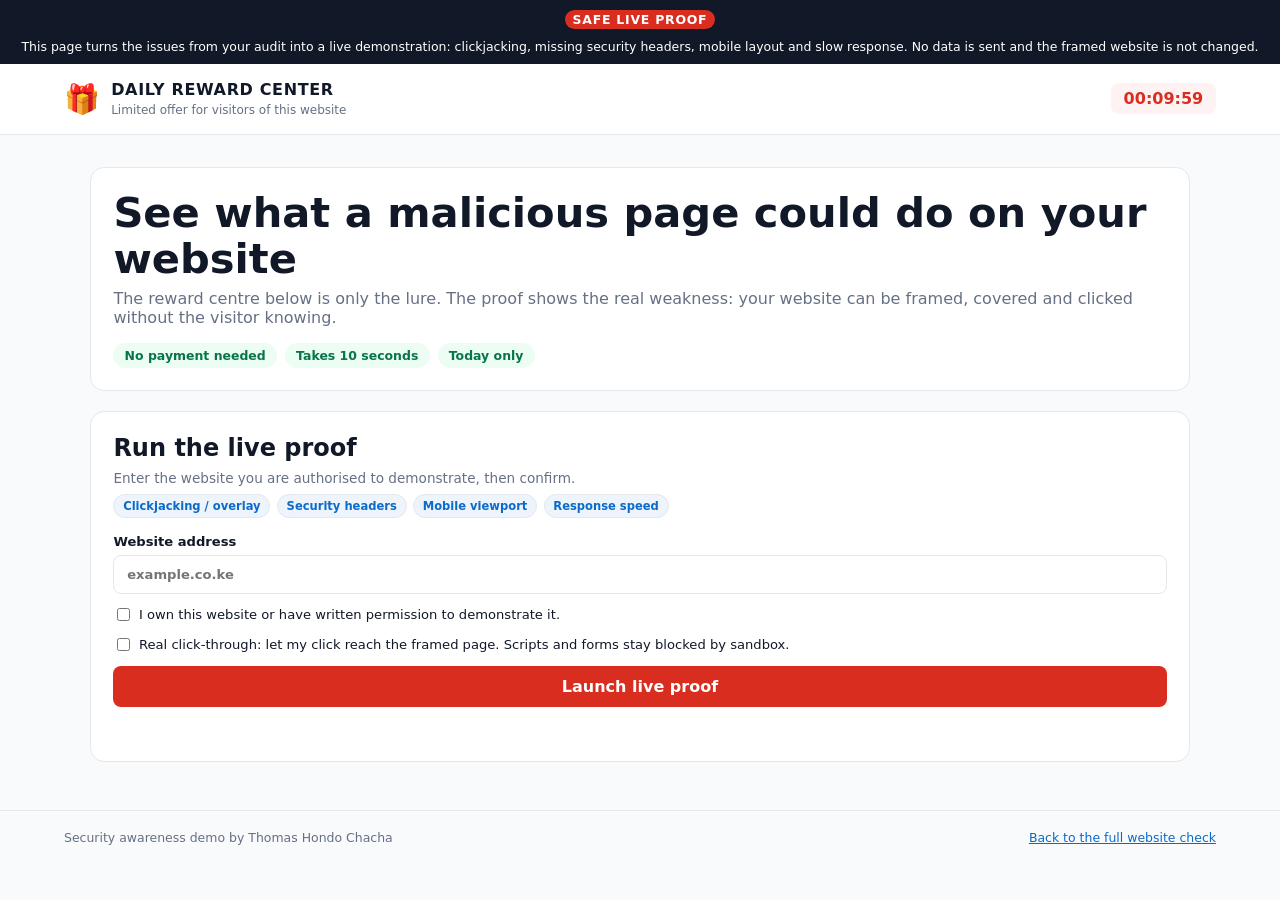
<file: attack-demo.html>
<!DOCTYPE html>
<html lang="en" data-theme="light">
<head>
  <meta charset="UTF-8">
  <meta name="viewport" content="width=device-width, initial-scale=1.0">
  <title>Live Website Attack Proof — Thomas Hondo Chacha</title>
  <meta name="robots" content="noindex, nofollow">
  <meta name="referrer" content="no-referrer">
  <link rel="icon" href="assets/icons/favicon.svg" type="image/svg+xml">
  <link rel="stylesheet" href="css/attack-demo.css?v=20261121c">
</head>
<body>
  <div class="demo-banner">
    <strong>SAFE LIVE PROOF</strong>
    <span>This page turns the issues from your audit into a live demonstration: clickjacking, missing security headers, mobile layout and slow response. No data is sent and the framed website is not changed.</span>
  </div>

  <header class="attacker-head">
    <div class="attacker-head__brand">
      <span class="attacker-head__logo">🎁</span>
      <div>
        <strong>DAILY REWARD CENTER</strong>
        <small>Limited offer for visitors of this website</small>
      </div>
    </div>
    <span class="attacker-head__timer" id="demoTimer">00:09:59</span>
  </header>

  <main class="attacker-main">
    <section class="attacker-hero">
      <h1>See what a malicious page could do on your website</h1>
      <p>The reward centre below is only the lure. The proof shows the real weakness: your website can be framed, covered and clicked without the visitor knowing.</p>
      <div class="attacker-hero__pills">
        <span>No payment needed</span>
        <span>Takes 10 seconds</span>
        <span>Today only</span>
      </div>
    </section>

    <section class="attacker-setup">
      <h2>Run the live proof</h2>
      <p>Enter the website you are authorised to demonstrate, then confirm.</p>
      <div class="demo-modes" aria-label="Proof types">
        <span>Clickjacking / overlay</span>
        <span>Security headers</span>
        <span>Mobile viewport</span>
        <span>Response speed</span>
      </div>
      <form id="demoSetup">
        <label>Website address
          <input id="demoUrl" name="url" type="text" maxlength="300" placeholder="example.co.ke" autocomplete="off">
        </label>
        <label class="demo-consent">
          <input id="demoConsent" type="checkbox" required>
          I own this website or have written permission to demonstrate it.
        </label>
        <label class="demo-consent">
          <input id="demoPass" type="checkbox">
          Real click-through: let my click reach the framed page. Scripts and forms stay blocked by sandbox.
        </label>
        <button class="demo-launch" type="submit">Launch live proof</button>
      </form>
      <p class="demo-error" id="demoError" role="alert"></p>
    </section>

    <section class="attacker-stage" id="attackerStage" hidden>
      <div class="attacker-stage__bar">
        <strong id="attackerStageLabel">Live website under proof</strong>
        <button type="button" id="demoStop">Stop demo</button>
      </div>
      <div class="attacker-stage__frame">
        <iframe id="demoFrame" title="Live website being framed" sandbox="" referrerpolicy="no-referrer"></iframe>
        <div class="attacker-overlay" id="attackerOverlay">
          <span class="attacker-overlay__tag">Live clickjacking proof — transparent overlay</span>
          <h3>Congratulations!</h3>
          <p>Click the button below to claim your reward.</p>
          <button type="button" id="demoBait">Claim my free reward</button>
          <p class="attacker-overlay__note" id="demoFeedback" aria-live="polite">Nothing has been submitted.</p>
        </div>
      </div>
    </section>
  </main>

  <footer class="attacker-foot">
    <span>Security awareness demo by Thomas Hondo Chacha</span>
    <a href="audit.html">Back to the full website check</a>
  </footer>

  <script src="js/attack-demo.min.js?v=20261121c" defer></script>
</body>
</html>
</file>
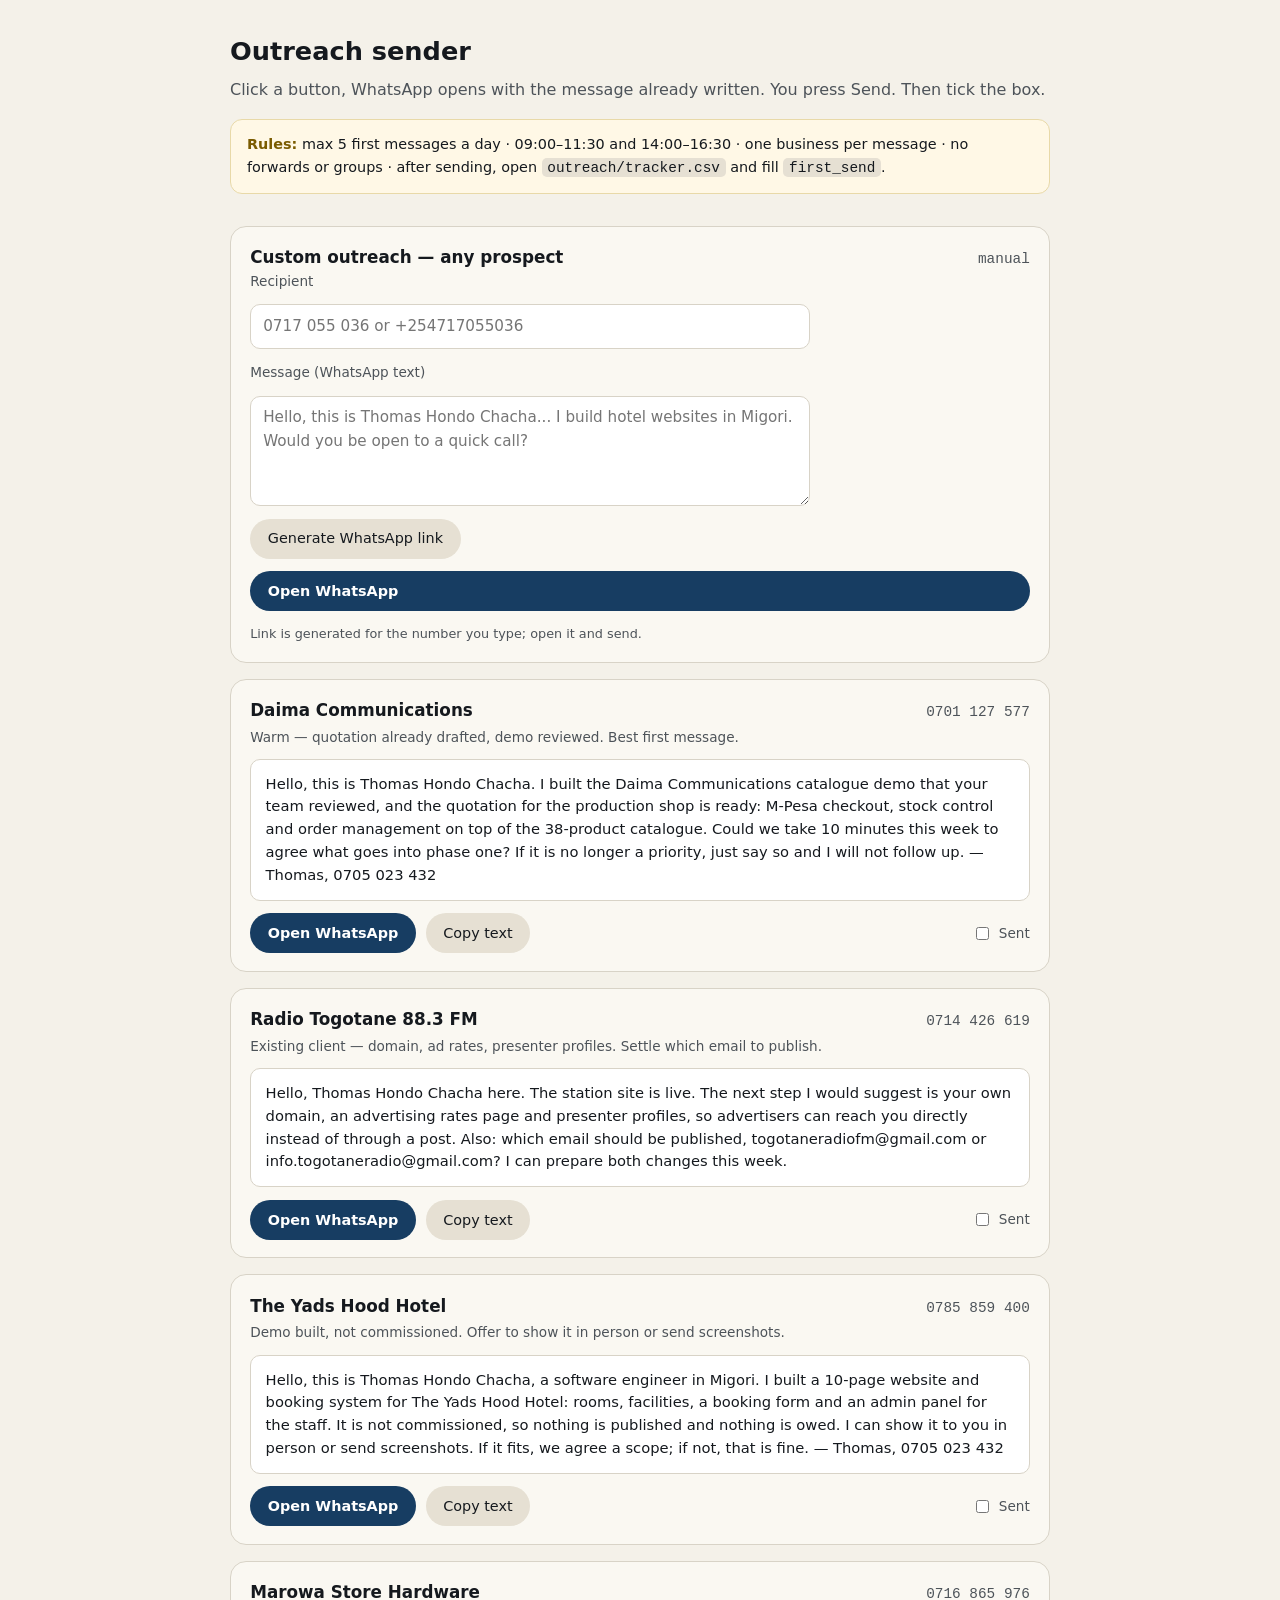
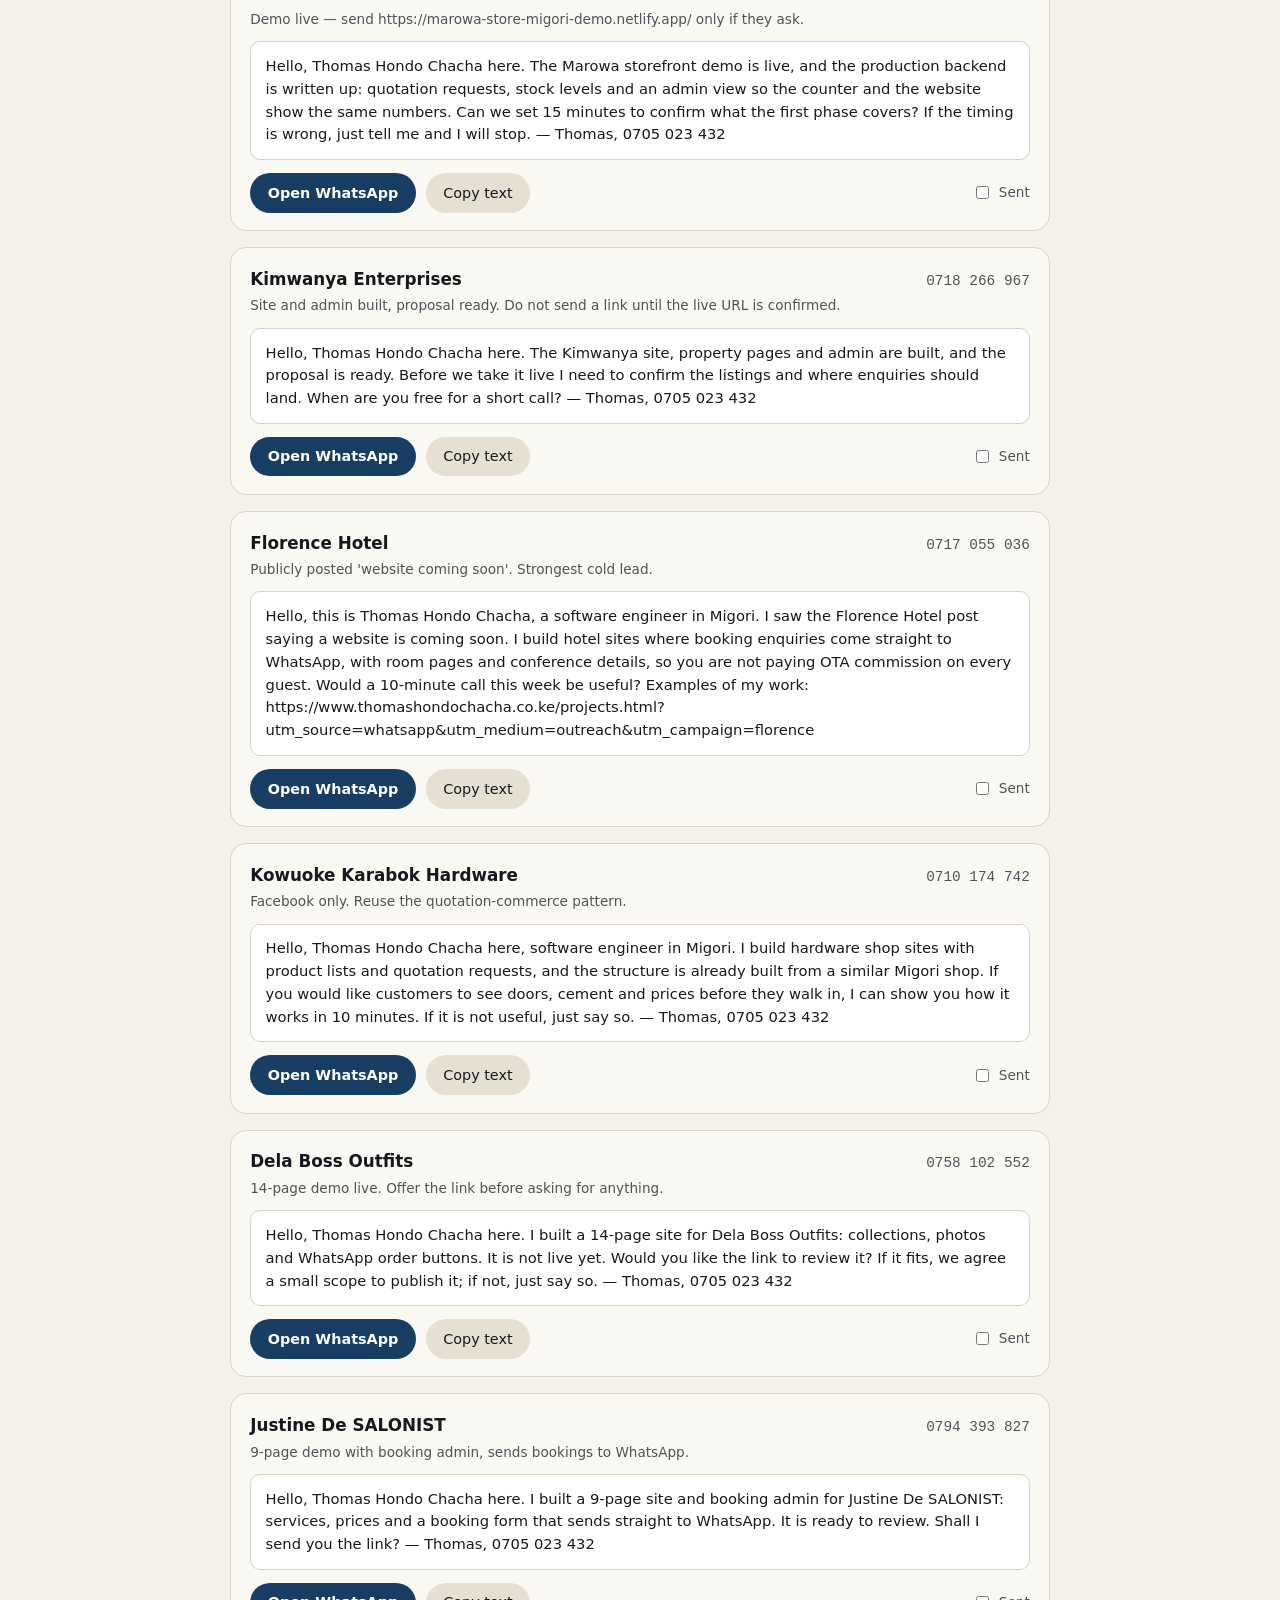
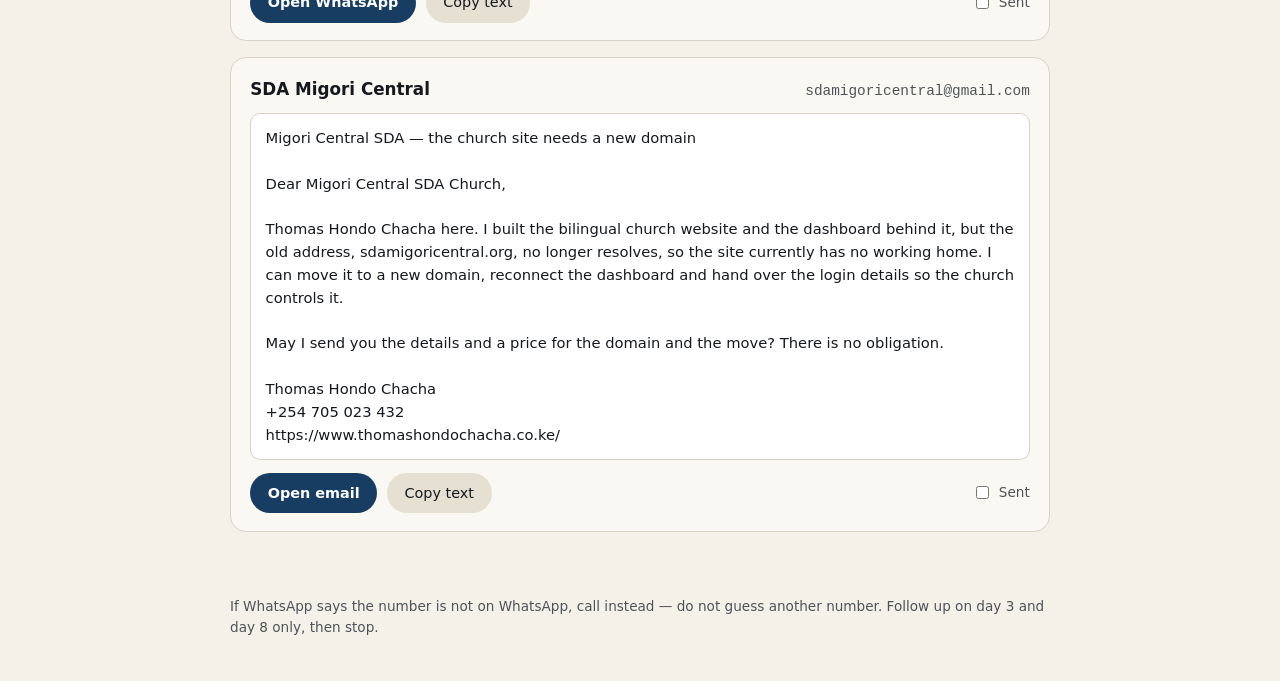
<file: outreach-sender.html>
<!DOCTYPE html>
<html lang="en">
<head>
<meta charset="UTF-8">
<meta name="viewport" content="width=device-width, initial-scale=1.0">
<title>Outreach sender — Thomas Hondo Chacha</title>
<style>
  :root { --ink:#15191e; --soft:#4d5359; --line:#d8d3c7; --bg:#f4f1e9; --card:#faf8f2; --accent:#173d62; }
  * { box-sizing: border-box; }
  body { margin:0; background:var(--bg); color:var(--ink); font-family:"Segoe UI", system-ui, sans-serif; line-height:1.55; }
  header { padding:2rem 1.25rem 1rem; max-width:860px; margin:0 auto; }
  h1 { font-size:1.6rem; margin:0 0 .4rem; }
  .lede { color:var(--soft); margin:0 0 1rem; }
  .rules { background:#fff8e6; border:1px solid #e8d9a8; border-radius:12px; padding:.85rem 1rem; font-size:.9rem; }
  .rules strong { color:#7a5b00; }
  main { max-width:860px; margin:0 auto; padding:1rem 1.25rem 4rem; display:grid; gap:1rem; }
  .card { background:var(--card); border:1px solid var(--line); border-radius:16px; padding:1.1rem 1.2rem; }
  .card.done { opacity:.55; }
  .row { display:flex; gap:.75rem; align-items:baseline; justify-content:space-between; flex-wrap:wrap; }
  .name { font-weight:700; font-size:1.05rem; }
  .num { font-family:Consolas, monospace; color:var(--soft); font-size:.9rem; }
  .note { color:var(--soft); font-size:.85rem; margin:.2rem 0 .7rem; }
  .msg { white-space:pre-wrap; background:#fff; border:1px solid var(--line); border-radius:10px; padding:.8rem .9rem; font-size:.92rem; }
  .actions { display:flex; gap:.6rem; flex-wrap:wrap; margin-top:.8rem; align-items:center; }
  a.send, button.copy { border:0; border-radius:999px; padding:.55rem 1.1rem; font:inherit; font-size:.9rem; cursor:pointer; text-decoration:none; display:inline-block; }
  a.send { background:var(--accent); color:#fff; font-weight:600; }
  a.send:hover { background:#0e2b48; }
  button.copy { background:#e6e0d3; color:var(--ink); }
  label.donebox { margin-left:auto; font-size:.85rem; color:var(--soft); display:flex; gap:.4rem; align-items:center; cursor:pointer; }
  .mail { background:#27634b; }
  footer { max-width:860px; margin:0 auto; padding:0 1.25rem 3rem; color:var(--soft); font-size:.85rem; }
  code { background:#e6e0d3; padding:.1rem .35rem; border-radius:5px; }

  /* ---------- custom composer ---------- */
  .composer { display:grid; gap:.8rem; }
  .composer label { display:grid; gap:.35rem; font-size:.85rem; color:var(--soft); }
  .composer input, .composer textarea {
    font:inherit; font-size:.95rem; color:var(--ink);
    background:#fff; border:1px solid var(--line); border-radius:10px;
    padding:.6rem .75rem; width:100%; max-width:560px;
  }
  .composer textarea { min-height:110px; resize:vertical; }
  .composer .row2 { display:flex; gap:.6rem; flex-wrap:wrap; align-items:center; }
  .composer .hint { font-size:.8rem; color:var(--soft); }
</style>
</head>
<body>
<header>
  <h1>Outreach sender</h1>
  <p class="lede">Click a button, WhatsApp opens with the message already written. You press Send. Then tick the box.</p>
  <div class="rules">
    <strong>Rules:</strong> max 5 first messages a day · 09:00–11:30 and 14:00–16:30 · one business per message ·
    no forwards or groups · after sending, open <code>outreach/tracker.csv</code> and fill <code>first_send</code>.
  </div>
</header>
<main id="list"></main>
<footer>
  If WhatsApp says the number is not on WhatsApp, call instead — do not guess another number.
  Follow up on day 3 and day 8 only, then stop.
</footer>

<script>
const leads = [
  {
    id: "daima",
    name: "Daima Communications",
    number: "0701 127 577",
    note: "Warm — quotation already drafted, demo reviewed. Best first message.",
    text: "Hello, this is Thomas Hondo Chacha. I built the Daima Communications catalogue demo that your team reviewed, and the quotation for the production shop is ready: M-Pesa checkout, stock control and order management on top of the 38-product catalogue. Could we take 10 minutes this week to agree what goes into phase one? If it is no longer a priority, just say so and I will not follow up. — Thomas, 0705 023 432"
  },
  {
    id: "togotane",
    name: "Radio Togotane 88.3 FM",
    number: "0714 426 619",
    note: "Existing client — domain, ad rates, presenter profiles. Settle which email to publish.",
    text: "Hello, Thomas Hondo Chacha here. The station site is live. The next step I would suggest is your own domain, an advertising rates page and presenter profiles, so advertisers can reach you directly instead of through a post. Also: which email should be published, togotaneradiofm@gmail.com or info.togotaneradio@gmail.com? I can prepare both changes this week."
  },
  {
    id: "hood",
    name: "The Yads Hood Hotel",
    number: "0785 859 400",
    note: "Demo built, not commissioned. Offer to show it in person or send screenshots.",
    text: "Hello, this is Thomas Hondo Chacha, a software engineer in Migori. I built a 10-page website and booking system for The Yads Hood Hotel: rooms, facilities, a booking form and an admin panel for the staff. It is not commissioned, so nothing is published and nothing is owed. I can show it to you in person or send screenshots. If it fits, we agree a scope; if not, that is fine. — Thomas, 0705 023 432"
  },
  {
    id: "marowa",
    name: "Marowa Store Hardware",
    number: "0716 865 976",
    note: "Demo live — send https://marowa-store-migori-demo.netlify.app/ only if they ask.",
    text: "Hello, Thomas Hondo Chacha here. The Marowa storefront demo is live, and the production backend is written up: quotation requests, stock levels and an admin view so the counter and the website show the same numbers. Can we set 15 minutes to confirm what the first phase covers? If the timing is wrong, just tell me and I will stop. — Thomas, 0705 023 432"
  },
  {
    id: "kimwanya",
    name: "Kimwanya Enterprises",
    number: "0718 266 967",
    note: "Site and admin built, proposal ready. Do not send a link until the live URL is confirmed.",
    text: "Hello, Thomas Hondo Chacha here. The Kimwanya site, property pages and admin are built, and the proposal is ready. Before we take it live I need to confirm the listings and where enquiries should land. When are you free for a short call? — Thomas, 0705 023 432"
  },
  {
    id: "florence",
    name: "Florence Hotel",
    number: "0717 055 036",
    note: "Publicly posted 'website coming soon'. Strongest cold lead.",
    text: "Hello, this is Thomas Hondo Chacha, a software engineer in Migori. I saw the Florence Hotel post saying a website is coming soon. I build hotel sites where booking enquiries come straight to WhatsApp, with room pages and conference details, so you are not paying OTA commission on every guest. Would a 10-minute call this week be useful? Examples of my work: https://www.thomashondochacha.co.ke/projects.html?utm_source=whatsapp&utm_medium=outreach&utm_campaign=florence"
  },
  {
    id: "kowuoke",
    name: "Kowuoke Karabok Hardware",
    number: "0710 174 742",
    note: "Facebook only. Reuse the quotation-commerce pattern.",
    text: "Hello, Thomas Hondo Chacha here, software engineer in Migori. I build hardware shop sites with product lists and quotation requests, and the structure is already built from a similar Migori shop. If you would like customers to see doors, cement and prices before they walk in, I can show you how it works in 10 minutes. If it is not useful, just say so. — Thomas, 0705 023 432"
  },
  {
    id: "dela",
    name: "Dela Boss Outfits",
    number: "0758 102 552",
    note: "14-page demo live. Offer the link before asking for anything.",
    text: "Hello, Thomas Hondo Chacha here. I built a 14-page site for Dela Boss Outfits: collections, photos and WhatsApp order buttons. It is not live yet. Would you like the link to review it? If it fits, we agree a small scope to publish it; if not, just say so. — Thomas, 0705 023 432"
  },
  {
    id: "justine",
    name: "Justine De SALONIST",
    number: "0794 393 827",
    note: "9-page demo with booking admin, sends bookings to WhatsApp.",
    text: "Hello, Thomas Hondo Chacha here. I built a 9-page site and booking admin for Justine De SALONIST: services, prices and a booking form that sends straight to WhatsApp. It is ready to review. Shall I send you the link? — Thomas, 0705 023 432"
  }
];

const email = {
  id: "sda",
  name: "SDA Migori Central",
  number: "sdamigoricentral@gmail.com",
  subject: "Migori Central SDA — the church site needs a new domain",
  body: "Dear Migori Central SDA Church,\n\nThomas Hondo Chacha here. I built the bilingual church website and the dashboard behind it, but the old address, sdamigoricentral.org, no longer resolves, so the site currently has no working home. I can move it to a new domain, reconnect the dashboard and hand over the login details so the church controls it.\n\nMay I send you the details and a price for the domain and the move? There is no obligation.\n\nThomas Hondo Chacha\n+254 705 023 432\nhttps://www.thomashondochacha.co.ke/"
};

const KEY = "thc-outreach-sent";
const sent = new Set(JSON.parse(localStorage.getItem(KEY) || "[]"));
const list = document.getElementById("list");

function mark(id, on) {
  on ? sent.add(id) : sent.delete(id);
  localStorage.setItem(KEY, JSON.stringify([...sent]));
}

function waHref(number, text) {
  const digits = String(number).replace(/\D/g, "");
  const intl = digits.startsWith("0") ? "254" + digits.slice(1) : digits;
  return "https://wa.me/" + intl + "?text=" + encodeURIComponent(text);
}

function card(item) {
  const el = document.createElement("section");
  el.className = "card" + (sent.has(item.id) ? " done" : "");
  const href = item.subject
    ? "mailto:" + item.number + "?subject=" + encodeURIComponent(item.subject) + "&body=" + encodeURIComponent(item.body)
    : waHref(item.number, item.text);

  const row = document.createElement("div");
  row.className = "row";
  const name = document.createElement("span");
  name.className = "name";
  name.textContent = item.name;
  const num = document.createElement("span");
  num.className = "num";
  num.textContent = item.number;
  row.append(name, num);

  const note = document.createElement("p");
  note.className = "note";
  note.textContent = item.note || "";

  const msg = document.createElement("div");
  msg.className = "msg";
  msg.textContent = item.subject ? item.subject + "\n\n" + item.body : item.text;

  const actions = document.createElement("div");
  actions.className = "actions";
  const send = document.createElement("a");
  send.className = "send" + (item.subject ? " mail" : "");
  send.href = href;
  send.target = "_blank";
  send.rel = "noopener noreferrer";
  send.textContent = item.subject ? "Open email" : "Open WhatsApp";
  const copy = document.createElement("button");
  copy.className = "copy";
  copy.type = "button";
  copy.textContent = "Copy text";
  copy.addEventListener("click", async () => {
    try {
      await navigator.clipboard.writeText(item.subject ? item.subject + "\n\n" + item.body : item.text);
      copy.textContent = "Copied";
      setTimeout(() => (copy.textContent = "Copy text"), 1500);
    } catch {
      copy.textContent = "Select the text above";
    }
  });
  const done = document.createElement("label");
  done.className = "donebox";
  const box = document.createElement("input");
  box.type = "checkbox";
  box.checked = sent.has(item.id);
  box.addEventListener("change", () => {
    mark(item.id, box.checked);
    el.classList.toggle("done", box.checked);
  });
  done.append(box, document.createTextNode("Sent"));

  actions.append(send, copy, done);
  el.append(row, note, msg, actions);
  return el;
}

leads.forEach((l) => list.append(card(l)));
list.append(card(email));

/* ---------- custom composer: send to any prospect ---------- */
const customSection = document.createElement("section");
customSection.className = "card";
customSection.id = "composer";

const cRow = document.createElement("div");
cRow.className = "row";
const cName = document.createElement("span");
cName.className = "name";
cName.textContent = "Custom outreach — any prospect";
const cNum = document.createElement("span");
cNum.className = "num";
cNum.textContent = "manual";
cRow.append(cName, cNum);
customSection.append(cRow);

const composer = document.createElement("div");
composer.className = "composer";
const label = document.createElement("label");
label.innerHTML = "Recipient";
const numInput = document.createElement("input");
numInput.id = "new-number";
numInput.type = "tel";
numInput.placeholder = "0717 055 036 or +254717055036";
const label2 = document.createElement("label");
label2.innerHTML = "Message (WhatsApp text)";
const textInput = document.createElement("textarea");
textInput.id = "new-text";
textInput.placeholder = "Hello, this is Thomas Hondo Chacha... I build hotel websites in Migori. Would you be open to a quick call?";
const row2 = document.createElement("div");
row2.className = "row2";
const gen = document.createElement("button");
gen.className = "copy";
gen.type = "button";
gen.textContent = "Generate WhatsApp link";
gen.addEventListener("click", () => {
  const number = numInput.value;
  const text = textInput.value.trim();
  if (!number || !text) {
    gen.textContent = "Add a number and a message first";
    setTimeout(() => (gen.textContent = "Generate WhatsApp link"), 1800);
    return;
  }
  const href = waHref(number, text);
  const send = document.getElementById("new-send");
  send.setAttribute("href", href);
  send.style.display = "inline-block";
  gen.textContent = "Regenerate";
});
const send = document.createElement("a");
send.id = "new-send";
send.className = "send";
send.href = "#";
send.target = "_blank";
send.rel = "noopener noreferrer";
send.textContent = "Open WhatsApp";
const hint = document.createElement("span");
hint.className = "hint";
hint.textContent = "Link is generated for the number you type; open it and send.";

composer.append(label, numInput, label2, textInput, row2, send, hint);
row2.append(gen);
customSection.append(composer);
list.prepend(customSection);
</script>
</body>
</html>
</file>
<file: css/attack-demo.css>
:root {
  --ink: #111827;
  --muted: #667085;
  --line: #e4e7ec;
  --brand: #0b6bcb;
  --brand-dark: #084e96;
  --danger: #d92d20;
  --paper: #ffffff;
}

* { box-sizing: border-box; }

body {
  margin: 0;
  background: #f8fafc;
  color: var(--ink);
  font-family: "Inter", system-ui, -apple-system, "Segoe UI", sans-serif;
  font-size: 16px;
}

.demo-banner {
  display: flex;
  gap: .6rem;
  align-items: center;
  justify-content: center;
  flex-wrap: wrap;
  padding: .6rem 1rem;
  background: #111827;
  color: #ffffff;
  font-size: .78rem;
  text-align: center;
}

.demo-banner strong {
  padding: .15rem .5rem;
  border-radius: 999px;
  background: #d92d20;
  letter-spacing: .06em;
}

.attacker-head {
  display: flex;
  justify-content: space-between;
  align-items: center;
  gap: 1rem;
  padding: 1rem 5%;
  background: var(--paper);
  border-bottom: 1px solid var(--line);
}

.attacker-head__brand { display: flex; align-items: center; gap: .7rem; }
.attacker-head__logo { font-size: 1.8rem; }
.attacker-head__brand strong { display: block; font-size: 1rem; letter-spacing: .04em; }
.attacker-head__brand small { color: var(--muted); font-size: .75rem; }
.attacker-head__timer {
  padding: .4rem .8rem;
  border-radius: 8px;
  background: #fef3f2;
  color: var(--danger);
  font-weight: 800;
  font-variant-numeric: tabular-nums;
}

.attacker-main {
  width: min(1100px, 92%);
  margin: 2rem auto 3rem;
  display: grid;
  gap: 1.2rem;
}

.attacker-hero,
.attacker-setup,
.attacker-stage {
  padding: 1.4rem;
  border: 1px solid var(--line);
  border-radius: 14px;
  background: var(--paper);
}

.attacker-hero h1 { margin: 0 0 .5rem; font-size: clamp(1.6rem, 4vw, 2.6rem); line-height: 1.1; }
.attacker-hero p { margin: 0; color: var(--muted); }
.attacker-hero__pills { display: flex; gap: .5rem; flex-wrap: wrap; margin-top: 1rem; }
.attacker-hero__pills span {
  padding: .3rem .7rem;
  border-radius: 999px;
  background: #ecfdf3;
  color: #067647;
  font-size: .78rem;
  font-weight: 700;
}

.attacker-setup h2,
.attacker-setup p { margin: 0 0 .5rem; }
.attacker-setup p { color: var(--muted); font-size: .85rem; }

.demo-modes {
  display: flex;
  flex-wrap: wrap;
  gap: .4rem;
  margin: .5rem 0 .8rem;
}

.demo-modes span {
  padding: .25rem .55rem;
  border: 1px solid var(--line);
  border-radius: 999px;
  background: rgba(11, 107, 203, .07);
  color: var(--brand);
  font-size: .72rem;
  font-weight: 700;
}

#demoSetup { display: grid; gap: .7rem; margin-top: 1rem; }
#demoSetup label { display: grid; gap: .35rem; font-size: .82rem; font-weight: 700; }
#demoSetup input[type="text"] {
  width: 100%;
  padding: .7rem .8rem;
  border: 1px solid var(--line);
  border-radius: 8px;
  font: inherit;
}
.demo-consent { display: flex !important; align-items: center; gap: .5rem; font-weight: 500 !important; cursor: pointer; }
.demo-launch,
.attacker-stage__bar button {
  padding: .7rem 1rem;
  border: 0;
  border-radius: 8px;
  background: var(--danger);
  color: #ffffff;
  font: inherit;
  font-weight: 700;
  cursor: pointer;
}
.demo-error { min-height: 1.1rem; color: var(--danger); font-size: .82rem; margin-top: .4rem !important; }

.attacker-stage[hidden] { display: none !important; }
.attacker-stage__bar {
  display: flex;
  justify-content: space-between;
  align-items: center;
  gap: 1rem;
  margin-bottom: .8rem;
}
.attacker-stage__bar button { background: var(--ink); font-size: .8rem; }

.attacker-stage__frame {
  position: relative;
  height: 520px;
  overflow: hidden;
  border: 1px solid var(--line);
  border-radius: 10px;
  background: #ffffff;
}
.attacker-stage__frame iframe { width: 100%; height: 100%; border: 0; pointer-events: none; }

.attacker-overlay {
  position: absolute;
  right: 6%;
  bottom: 8%;
  width: min(340px, 84%);
  padding: 1rem;
  border: 2px dashed var(--danger);
  border-radius: 12px;
  background: rgba(254, 243, 242, .96);
  box-shadow: 0 18px 45px rgba(15, 23, 42, .18);
  text-align: center;
}
.attacker-overlay__tag {
  display: block;
  margin-bottom: .5rem;
  color: var(--danger);
  font-size: .66rem;
  font-weight: 800;
  letter-spacing: .06em;
  text-transform: uppercase;
}
.attacker-overlay h3 { margin: 0 0 .3rem; font-size: 1.1rem; }
.attacker-overlay p { margin: 0 0 .7rem; color: var(--muted); font-size: .82rem; }
.attacker-overlay button {
  width: 100%;
  padding: .75rem;
  border: 0;
  border-radius: 8px;
  background: var(--danger);
  color: #ffffff;
  font: inherit;
  font-weight: 800;
  cursor: pointer;
}
.attacker-overlay__note { margin: .6rem 0 0 !important; font-size: .76rem !important; color: var(--brand-dark) !important; }

.attacker-foot {
  display: flex;
  justify-content: space-between;
  gap: 1rem;
  flex-wrap: wrap;
  padding: 1.2rem 5%;
  border-top: 1px solid var(--line);
  color: var(--muted);
  font-size: .78rem;
}
.attacker-foot a { color: var(--brand); }

@media (max-width: 700px) {
  .attacker-stage__frame { height: 420px; }
  .attacker-overlay { right: 4%; bottom: 5%; }
}

.attacker-stage__frame--pass iframe { pointer-events: auto; }

.attacker-stage__frame--pass .attacker-overlay {
  pointer-events: none;
  background: rgba(254, 243, 242, .18);
  border-style: solid;
  border-color: rgba(217, 45, 32, .55);
}

.attacker-stage__frame--pass .attacker-overlay button {
  background: rgba(217, 45, 32, .72);
  box-shadow: 0 0 0 3px rgba(217, 45, 32, .2);
}

.attacker-stage__frame--pass .attacker-overlay__note {
  color: #7a271a !important;
  font-weight: 700;
}
</file>
